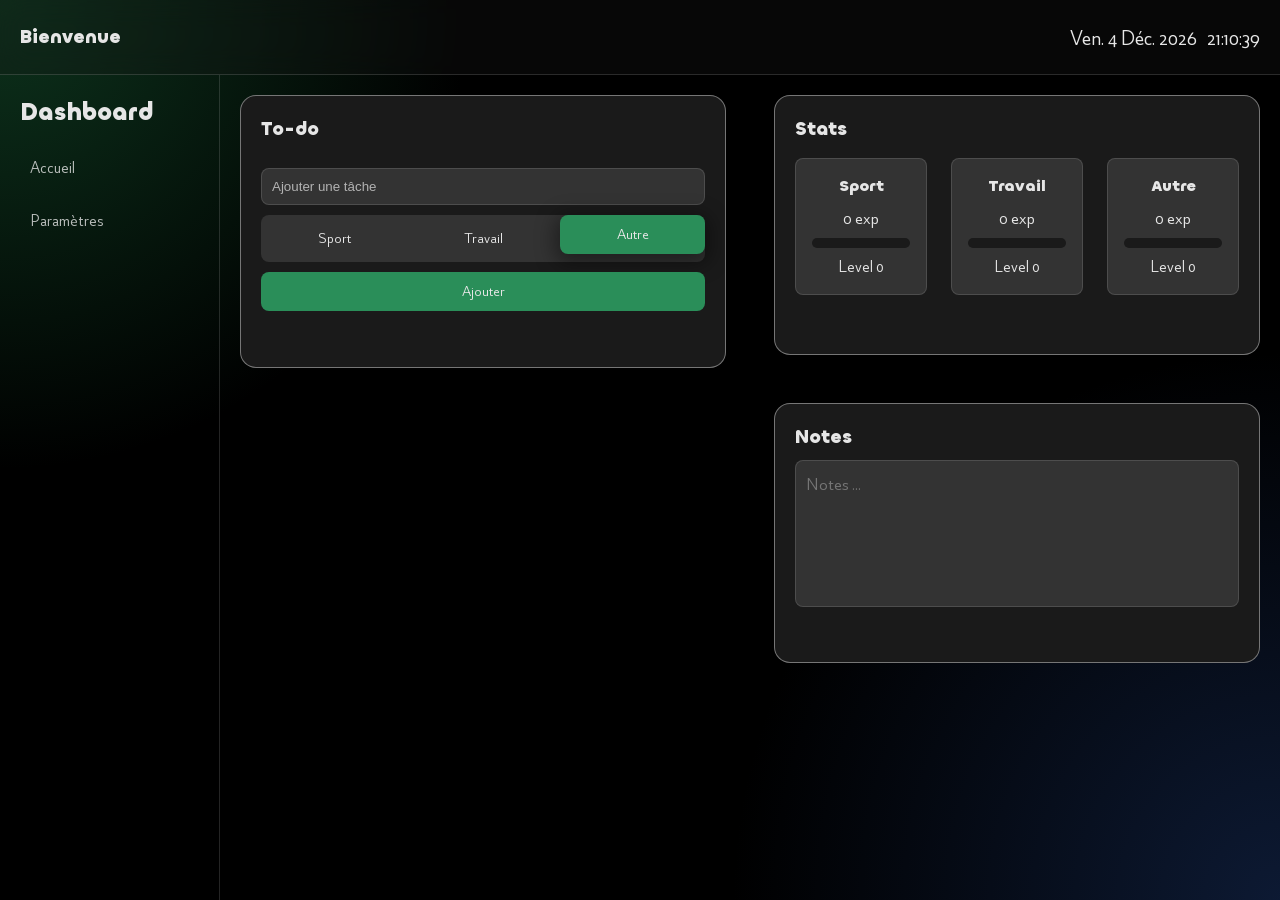
<file: index.html>
<!DOCTYPE html>
<html lang="en">
<head>
    <meta charset="UTF-8">
    <meta name="viewport" content="width=device-width, initial-scale=1.0">
    <title>Organiser</title>
    <link rel="stylesheet" href="css/base.css">
    <link rel="stylesheet" href="css/layout.css">
    <link rel="stylesheet" href="css/components.css">
    <link rel="stylesheet" href="css/notifications.css">
    <link rel="stylesheet" href="css/dashboard.css">
    <link rel="stylesheet" href="css/responsive.css">
    <link rel='stylesheet' href='https://cdn-uicons.flaticon.com/4.0.0/uicons-bold-rounded/css/uicons-bold-rounded.css'>
</head>
<body data-theme="dark">

<!-- Overlay backdrop (mobile only) -->
<div class="sidebar-overlay" id="sidebarOverlay"></div>

<div class="dashboard">

  <div class="sidebar" id="sidebar">
    <h2>Dashboard</h2>
    <ul>
      <li><a href="index.html">Accueil</a></li>
      <li><a href="settings.html">Paramètres</a></li>
    </ul>
  </div>

  <app-navbar></app-navbar>
  <!-- 
  <div class="navbar">

    <button class="menu-toggle" id="menuToggle" aria-label="Ouvrir le menu">
      <span></span>
      <span></span>
      <span></span>
    </button>

    <div class="logo">
      <h3>Bienvenue</h3>
    </div>
    
    <div class="time-infos">
      <span id="date"></span>
      <span id="time"></span>        
    </div>
  </div> -->

  <div class="main">

    <div class="card todo-card">
      <h3>To-do</h3>
      <!-- Formulaire desktop -->
      <div class="desktop-create-task-form task-form">
        <input type="text" class="taskInput desktop" placeholder="Ajouter une tâche">
        <div class="task-types desktop">
          <label><input type="radio" name="task-type-desktop" class="task-type" data-type="sport"> Sport</label>
          <label><input type="radio" name="task-type-desktop" class="task-type" data-type="work"> Travail</label>
          <label><input type="radio" name="task-type-desktop" class="task-type" data-type="other" checked> Autre</label>
        </div>
        <button id="add-task-btn" class="btn-primary addTask">Ajouter</button>      
      </div>

      <ul class="tasks" id="taskList"></ul>
      <div class="see-more-wrapper">
        
        <span class="see-more" id="todo-see-more">
          <i class="fi fi-br-arrow-up-right see-more-icon"></i>
          See more ...
        </span>
      </div>
      
    </div>

    <div class="card stats-card">
      <h3>Stats</h3>
      <div class="stats-wrapper">
        <div class="stat">
          <h4 data-type="sport">Sport</h4>
          <span id="sport-completed" class="xp">0</span>
          <div class="level-bar-wrapper">
            <div class="level-bar" id="sport-bar" data-type="sport"></div>
          </div>
          <span class="level" data-type="sport"></span>
        </div>
        <div class="stat">
          <h4 data-type="work">Travail</h4>
          <span id="work-completed" class="xp">0</span>
          <div class="level-bar-wrapper">
            <div class="level-bar" id="work-bar" data-type="work"></div>
          </div>
          <span class="level" data-type="work">0</span>
        </div>  
        <div class="stat">
          <h4 data-type="other">Autre</h4>
          <span id="other-completed" class="xp">0</span>
          <div class="level-bar-wrapper">
            <div class="level-bar" id="other-bar" data-type="other"></div>
          </div>
          <span class="level" data-type="other">0</span>
        </div>      
      </div>
      <!-- <button onclick="localStorage.clear()">Clear localStorage</button> -->
    </div>


    <div class="card notes-card">
      <h3>Notes</h3>
      <textarea rows="5" placeholder="Notes ..." id="notes"></textarea>
    </div>

    <!-- Popups (not using notifications.js because these popups are different depending of screen size) -->

    <div class="levelUpPopup popup" id="levelUpPopup">
      <div class="popupText">
        <h1>Bravo !</h1>
        <p>Vous avez atteint le niveau <span class="level-congrats"></span> en <span class="type-congrats"></span></p>        
      </div>

      <button class="close btn-primary" data-target="levelUpPopup">Fermer</button>
    </div>

    <!-- Popup mobile -->
    <div class="mobile-create-task-form popup task-form" id="createTaskPopup">
      <input type="text" class="taskInput" placeholder="Ajouter une tâche">
      <div class="task-types">
        <label><input type="radio" name="task-type-mobile" class="task-type" data-type="sport"> Sport</label>
        <label><input type="radio" name="task-type-mobile" class="task-type" data-type="work"> Travail</label>
        <label><input type="radio" name="task-type-mobile" class="task-type" data-type="other" checked> Autre</label>
      </div>
      <div class="popup-btns">
        <button class="close btn-primary addTask" data-target="createTaskPopup">Ajouter</button>
        <button class="close btn-secondary" data-target="createTaskPopup">Fermer</button>        
      </div>

    </div>

  </div>    
</div>

<!-- <footer>
  Icônes UI par <a href="https://www.flaticon.com/uicons">Flaticon</a>
</footer> -->

<script type="module" src="js/main.js"></script>
<script type="module" src="js/global.js"></script>
</body>
</html>
</file>
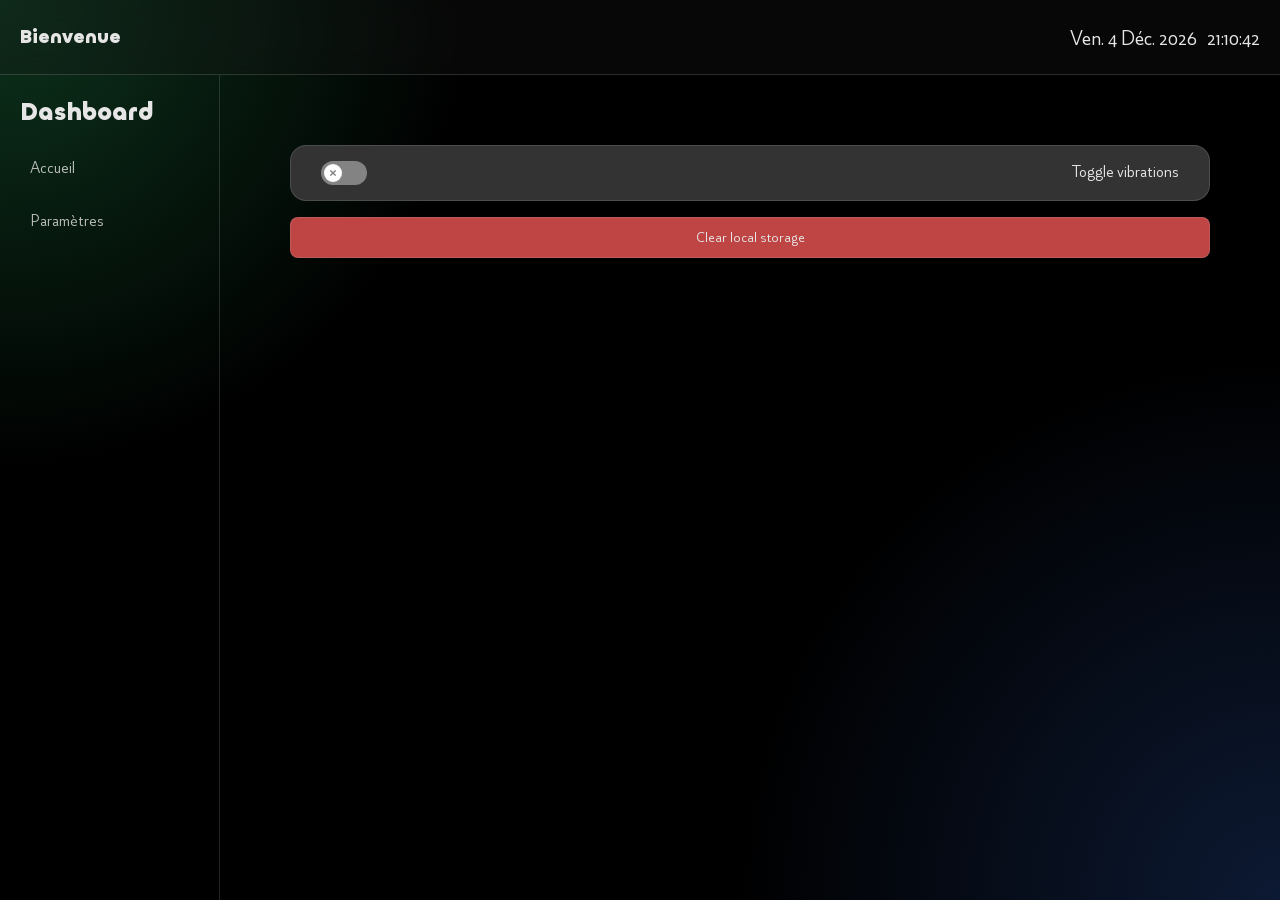
<file: settings.html>
<!DOCTYPE html>
<html lang="en">
<head>
    <meta charset="UTF-8">
    <meta name="viewport" content="width=device-width, initial-scale=1.0">
    <title>Settings - Organiser</title>
    <link rel="stylesheet" href="css/base.css">
    <link rel="stylesheet" href="css/layout.css">
    <link rel="stylesheet" href="css/components.css">
    <link rel="stylesheet" href="css/notifications.css">
    <link rel="stylesheet" href="css/settings.css">
    <link rel="stylesheet" href="css/responsive.css">
    <link rel="stylesheet" href="css/uielements.css">
    <link rel='stylesheet' href='https://cdn-uicons.flaticon.com/4.0.0/uicons-bold-rounded/css/uicons-bold-rounded.css'>
</head>
<body data-theme="dark">

<!-- Overlay backdrop (mobile only) -->
<div class="sidebar-overlay" id="sidebarOverlay"></div>

<div class="dashboard">

  <div class="sidebar" id="sidebar">
    <h2>Dashboard</h2>
    <ul>
        <li><a href="index.html">Accueil</a></li>
      <li><a href="settings.html">Paramètres</a></li>
    </ul>
  </div>

    <app-navbar></app-navbar>
    <div class="main">
        <ul class="settings-list">
            <li> <!-- Toggle vibrations -->
                <!-- From Uiverse.io by Galahhad --> 
                <label class="switch">
                    <input type="checkbox" id="vibrations">
                    <div class="slider">
                        <div class="circle">
                            <svg class="cross" xml:space="preserve" style="enable-background:new 0 0 512 512" viewBox="0 0 365.696 365.696" y="0" x="0" height="6" width="6" xmlns:xlink="http://www.w3.org/1999/xlink" version="1.1" xmlns="http://www.w3.org/2000/svg">
                                <g>
                                    <path data-original="#000000" fill="currentColor" d="M243.188 182.86 356.32 69.726c12.5-12.5 12.5-32.766 0-45.247L341.238 9.398c-12.504-12.503-32.77-12.503-45.25 0L182.86 122.528 69.727 9.374c-12.5-12.5-32.766-12.5-45.247 0L9.375 24.457c-12.5 12.504-12.5 32.77 0 45.25l113.152 113.152L9.398 295.99c-12.503 12.503-12.503 32.769 0 45.25L24.48 356.32c12.5 12.5 32.766 12.5 45.247 0l113.132-113.132L295.99 356.32c12.503 12.5 32.769 12.5 45.25 0l15.081-15.082c12.5-12.504 12.5-32.77 0-45.25zm0 0"></path>
                                </g>
                            </svg>
                            <svg class="checkmark" xml:space="preserve" style="enable-background:new 0 0 512 512" viewBox="0 0 24 24" y="0" x="0" height="10" width="10" xmlns:xlink="http://www.w3.org/1999/xlink" version="1.1" xmlns="http://www.w3.org/2000/svg">
                                <g>
                                    <path class="" data-original="#000000" fill="currentColor" d="M9.707 19.121a.997.997 0 0 1-1.414 0l-5.646-5.647a1.5 1.5 0 0 1 0-2.121l.707-.707a1.5 1.5 0 0 1 2.121 0L9 14.171l9.525-9.525a1.5 1.5 0 0 1 2.121 0l.707.707a1.5 1.5 0 0 1 0 2.121z"></path>
                                </g>
                            </svg>
                        </div>
                    </div>
                    Toggle vibrations
                </label>
            </li>
            <li> <!-- Clear storage -->
                <button id="clear-storage" class="danger-btn">Clear local storage</button>
            </li>

        </ul>
    </div>
    <script type="module" src="js/settings.js"></script>
    <script type="module" src="js/global.js"></script>
</body>
</html>
</file>
<file: css/base.css>
/* ══════════════════════════════════════════════
   BASE — Variables, reset, fonts, éléments globaux
   ══════════════════════════════════════════════ */

:root {
    --bg-dark: hsl(0,0%,0%);
    --bg: hsl(0,0%,10%);
    --bg-light: hsl(0,0%,20%);
    --text: hsl(0,0%,90%);
    --text-muted: hsl(0,0%,70%);
    --accent: #2a8e59;
    --danger: #bf4545;
    --success: #139b10;
    --secondary: #556759;
    --border: hsla(0, 0%, 100%, 0.4);
    --border-muted: hsla(0, 0%, 70%, 0.2);
    --shadow: 0px 5px 20px 5px hsla(0, 0%, 0%, 0.4);

    --glass-bg: hsla(0, 0%, 60%, 0.2);
    --glass-dark: hsla(0, 0%, 10%, 0.3);
    --glass-blur: blur(14px);
    --glass-border: 1px solid hsla(0, 0%, 80%, 0.6);

    --transition-fast: 0.1s ease;
    --transition: 0.3s ease;

    --font-title: 'Chillax', sans-serif;
    --font-sans: 'Alpino', sans-serif;

    --font-xs: 0.6rem;
    --font-s: 0.9rem;
    --font-m: 1.1rem;
    --font-l: 1.3rem;

    --radius-s: 8px;
    --radius-l: 16px;

    --space-xs: .6rem;
    --space-s: 1em;
    --space-m: 1.5em;

    --navbar-height: 75px;
    --sidebar-width: 220px;
}

body[data-theme="light"] {
    --bg-dark: hsl(0, 0%, 80%);
    --bg: hsl(0,0%,85%);
    --bg-light: hsl(0,0%,90%);
    --text: hsl(0,0%,10%);
    --text-muted: hsl(0,0%,30%);
    --accent: #2a8e59;
    --danger: #f87171;
    --success: #139b10;
    --border: hsla(0, 0%, 100%, 0.4);
    --border-muted: hsla(0, 0%, 70%, 0.2);
}

/* ─── Fonts ─── */

@font-face {
    font-family: 'Chillax';
    src: url(../assets/fonts/Chillax-Variable.woff2);
}

@font-face {
    font-family: 'Alpino';
    src: url(../assets/fonts/Alpino-Variable.woff2);
}

/* ─── Reset ─── */

*,
*::before,
*::after {
    box-sizing: border-box;
    margin: 0;
    padding: 0;
}

/* ─── Body ─── */

body {
    min-height: 100%;
    width: 100%;
    background:
        radial-gradient(circle at top left, hsla(145, 60%, 25%, 0.15), transparent 30%),
        radial-gradient(circle at bottom right, hsla(220, 60%, 25%, 0.12), transparent 35%),
        var(--bg-dark);
    font-family: var(--font-sans);
}

/* ─── Typographie ─── */

h1, h2, h3, h4, h5, h6 {
    font-family: var(--font-title);
}

app-bold {
    font-weight: 700;
}

/* ─── Performance hints ─── */

.card,
.sidebar,
.navbar,
.task-types label,
button {
    will-change: transform;
}

/* ─── Éléments globaux ─── */

button {
    color: var(--text);
    cursor: pointer;
    transition: var(--transition);
    font-family: var(--font-sans);
    font-size: var(--font-s);
}

.btn-primary {
    background: var(--accent);
}

.btn-secondary {
    background: var(--secondary);
}

button:hover {
    filter: brightness(120%);
}

input, button {
    padding: 10px;
    border: none;
    border-radius: var(--radius-s);
}

input {
    background: var(--bg-light);
    color: var(--text);
    border: 1px solid var(--border-muted);
    width: 100%;
}

input::placeholder {
    color: var(--text-muted);
}

input:focus {
    outline: 2px solid var(--accent);
}

textarea {
    background: var(--bg-light);
    color: var(--text);
    border: 1px solid var(--border-muted);
    border-radius: var(--radius-s);
    padding: 10px;
    resize: none;
    font-family: var(--font-sans);
    width: 100%;
    font-size: var(--font-m);
}

textarea:focus {
    outline: 2px solid var(--accent);
}

/* ─── Scrollbar ─── */

::-webkit-scrollbar {
    width: 10px;
}

::-webkit-scrollbar-thumb {
    background: hsla(0,0%,100%,0.12);
    border-radius: 999px;
}

::-webkit-scrollbar-thumb:hover {
    background: hsla(0,0%,100%,0.18);
}
</file>
<file: css/layout.css>
/* ══════════════════════════════════════════════
   LAYOUT — Dashboard grid, navbar, sidebar, main, overlay
   ══════════════════════════════════════════════ */

/* ─── Dashboard ─── */

.dashboard {
    display: grid;
    grid-template-columns: var(--sidebar-width) 1fr;
    grid-template-rows: var(--navbar-height) 1fr;
    height: 100vh;
    background:
        radial-gradient(circle at top left, hsla(145, 60%, 25%, 0.5), transparent 30%),
        radial-gradient(circle at bottom right, hsla(220, 60%, 25%, 0.5), transparent 35%),
        var(--bg-dark);
    color: var(--text);
}

/* ─── Main content ─── */

.main {
    grid-column: 2;
    grid-row: 2;
    padding: 20px;
    padding-bottom: 80px;
    display: grid;
    grid-template-columns: repeat(auto-fit, minmax(320px, 1fr));
    gap: 48px;
    height: calc(100vh - var(--navbar-height));
    overflow-y: auto;
    align-content: start;
    background-color: transparent;
}

/* ─── Sidebar ─── */

.sidebar {
    grid-column: 1;
    grid-row: 2;
    background-color: transparent;
    padding: 20px;
    height: calc(100vh - var(--navbar-height));
    overflow-y: auto;
    border-right: 1px solid var(--border-muted);
    transition: transform var(--transition);
    z-index: 20;
}

.sidebar h2 {
    margin-bottom: 20px;
}

.sidebar ul {
    list-style: none;
}

.sidebar li {
    margin: 15px 0;
}

.sidebar li a {
    cursor: pointer;
    opacity: 0.8;
    padding: 8px 10px;
    border-radius: var(--radius-s);
    transition: background var(--transition-fast), opacity var(--transition-fast);
    width: 100%;
    text-decoration: none;
    color: var(--text);
    display: block;
}

.sidebar li a:hover {
    opacity: 1;
    background: var(--bg-light);
}

/* ─── Navbar ─── */

.navbar {
    grid-column: 1 / span 2;
    grid-row: 1;
    display: flex;
    align-items: center;
    justify-content: space-between;
    padding: 0 20px;
    background: var(--glass-dark);
    backdrop-filter: var(--glass-blur);
    position: fixed;
    top: 0;
    z-index: 30;
    border-bottom: 1px solid var(--border-muted);
    width: 100%;
    height: var(--navbar-height);
}

/* ─── Hamburger ─── */

.menu-toggle {
    display: none;
    flex-direction: column;
    justify-content: center;
    gap: 5px;
    cursor: pointer;
    padding: 8px;
    background: transparent;
    border: none;
    border-radius: var(--radius-s);
    transition: background var(--transition-fast);
}

.menu-toggle:hover {
    background: var(--bg-light);
    filter: none;
}

.menu-toggle span {
    display: block;
    width: 22px;
    height: 2px;
    background: var(--text);
    border-radius: 2px;
    transition: transform var(--transition), opacity var(--transition);
}

.menu-toggle.open span:nth-child(1) { transform: translateY(7px) rotate(45deg); }
.menu-toggle.open span:nth-child(2) { opacity: 0; }
.menu-toggle.open span:nth-child(3) { transform: translateY(-7px) rotate(-45deg); }

/* ─── Time infos ─── */

.time-infos {
    display: flex;
    flex-direction: row;
    gap: 10px;
    text-transform: capitalize;
    font-size: var(--font-l);
}

/* ─── Overlay (backdrop mobile) ─── */

.sidebar-overlay {
    display: none;
    position: fixed;
    inset: 0;
    background: hsla(0,0%,0%,0.5);
    z-index: 15;
    backdrop-filter: blur(2px);
    opacity: 0;
    transition: opacity var(--transition);
}

.sidebar-overlay.visible {
    opacity: 1;
}

/* ─── Helpers responsive ─── */

.desktop {
    display: flex;
}

.mobile {
    display: none;
}
</file>
<file: css/components.css>
/* ══════════════════════════════════════════════
   COMPONENTS — Card, Popups
   ══════════════════════════════════════════════ */

/* ─── Card ─── */

.card {
    background: var(--bg);
    padding: 20px;
    border-radius: var(--radius-l);
    display: flex;
    flex-direction: column;
    gap: 10px;
    border: 1px solid var(--border);
    height: fit-content;
}
</file>
<file: css/notifications.css>
/* ─── Notifications ─── */

#notif-container {
    position: fixed;
    bottom: 20px;
    right: 20px;
    display: flex;
    flex-direction: column;
    gap: 10px;
    z-index: 9999;
}

.notif {
    padding: 12px 18px;
    border-radius: var(--radius-s);
    font-family: var(--font-sans);
    font-size: var(--font-s);
    color: var(--text);
    border: 1px solid var(--border-muted);
    backdrop-filter: var(--glass-blur);
    box-shadow: var(--shadow);
    opacity: 0;
    transform: translateX(30px);
    transition: opacity var(--transition), transform var(--transition);
    max-width: 300px;
}

.notif-show {
    opacity: 1;
    transform: translateX(0);
}

.notif-success   { background-color: var(--success); }
.notif-danger    { background-color: var(--danger); }
.notif-accent    { background-color: var(--accent); }
.notif-secondary { background-color: var(--secondary); }

/* Popups */

/* ─── Popup générique ─── */

.popup {
    display: flex;
    opacity: 0;
    position: fixed;
    top: 50%;
    left: 50%;
    transform: translate(-50%, 200%);
    padding: 40px 30px;
    background-color: var(--glass-bg);
    backdrop-filter: var(--glass-blur);
    border: var(--glass-border);
    border-radius: var(--radius-l);
    z-index: 999;
    justify-content: center;
    text-align: center;
    flex-direction: column;
    transition: var(--transition);
    gap: 20px;
    width: min(90%, 420px);
}

.popup.on {
    animation: popupFloat infinite 3s ease-in-out;    
}

.popupText {
    text-align: center;
}

.popup-btns {
    display: grid;
    grid-template-columns: 3fr 1fr;
    gap: 10px;
}

.popup h1 {
    color: var(--text);
}

.popup p {
    color: var(--text-muted);
}

/* ─── Level up popup ─── */

.levelUpPopup {
    display: flex;
    opacity: 0;
    position: fixed;
    top: 50%;
    left: 50%;
    transform: translate(-50%, 200%);
    padding: 40px 30px;
    background-color: var(--glass-bg);
    backdrop-filter: var(--glass-blur);
    border: var(--glass-border);
    border-radius: var(--radius-l);
    z-index: 999;
    align-items: center;
    justify-content: center;
    text-align: center;
    flex-direction: column;
    transition: var(--transition);
    gap: 20px;
    width: min(90%, 420px);
}

@keyframes popupFloat {
    0%, 100% {
        transform: translate(-50%, -50%) translateY(0px);
    }
    50% {
        transform: translate(-50%, -50%) translateY(-6px);
    }
}

.on {
    opacity: 1;
    transform: translate(-50%, -50%);
}

.levelUpPopup.on {
    animation: popupFloat 3s ease-in-out infinite;
}

.levelUpPopup .close {
    padding: 10px 20px;
}
</file>
<file: css/dashboard.css>
/* ══════════════════════════════════════════════
   DASHBOARD — Todo, Stats, Notes  (index.html)
   ══════════════════════════════════════════════ */

/* ─── Todo card ─── */

.todo-card {
    grid-row: span 2;
}

.desktop-create-task-form {
    border-radius: var(--radius-l);
    display: flex;
    flex-direction: column;
    gap: 10px;
    height: fit-content;
    width: 100%;
    margin: var(--space-s) 0;
}

#add-task-btn {
    width: 100%;
    display: flex;
    justify-content: center;
    align-items: center;
}

/* ─── Liste de tâches ─── */

ul.tasks {
    list-style: none;
    display: flex;
    flex-direction: column-reverse;
    gap: 15px;
}

ul.tasks li {
    background: var(--bg-light);
    padding: 8px;
    border-radius: var(--radius-s);
    margin-top: 5px;
    display: flex;
    justify-content: center;
    position: relative;
    align-items: center;
    flex: 1 1 auto;
    cursor: pointer;
}

/* ─── Texte de tâche ─── */

.task-text-wrapper p.done {
    color: var(--text-muted);
}

.task-text-wrapper p::before {
    content: "";
    position: absolute;
    left: 0;
    top: 50%;
    width: 100%;
    height: 2px;
    background-color: var(--text-muted);
    transform: scaleX(0);
    transform-origin: left;
    transition: transform var(--transition);
}

.task-text-wrapper p.done::before {
    transform: scaleX(1);
}

.task-text-wrapper p {
    white-space: nowrap;
    text-overflow: ellipsis;
    min-width: 0;
    overflow: hidden;
    text-align: center;
    position: relative;
    display: block;
}

.task-text-wrapper {
    width: 70%;
    display: flex;
    align-items: center;
    justify-content: center;
    text-align: center;
}

/* ─── Checkbox ─── */

.checkbox {
    background-color: transparent;
    width: 1rem;
    height: 1rem;
    position: absolute;
    left: 10px;
    border: 2px solid var(--text);
    cursor: pointer;
    overflow: hidden;
    z-index: 1;
    border-radius: 2px;
    display: flex;
    align-items: center;
    justify-content: center;
}

.checkbox .icon {
    font-size: .7rem;
    color: var(--text);
    z-index: 2;
    pointer-events: none;
    opacity: 0;
    transition: var(--transition-fast);
    line-height: 0;
}

ul.tasks li.done .checkbox .icon {
    opacity: 1;
}

.checkbox::after {
    content: "";
    position: absolute;
    inset: 0;
    background-color: var(--success);
    opacity: 0;
    transition: var(--transition);
}

ul.tasks li.done .checkbox::after {
    opacity: 1;
}

/* ─── Bouton supprimer ─── */

.delete {
    cursor: pointer;
    color: var(--danger);
    z-index: 3;
    height: 100%;
    right: 0;
    position: absolute;
    display: flex;
    justify-content: center;
    align-items: center;
    width: 10%;
    transition: var(--transition);
}

.delete:hover {
    background-color: #f87171b6;
}

/* ─── Types de tâches ─── */

.task-types {
    background-color: var(--bg-light);
    display: flex;
    justify-content: space-around;
    padding: 4px 0;
    border-radius: var(--radius-s);
}

.task-types *[type="radio"] {
    display: none;
}

.task-types label {
    transition: var(--transition-fast);
    cursor: pointer;
    padding: 10px 15px;
    font-family: var(--font-sans);
    font-size: var(--font-s);
    border-radius: var(--radius-s);
    flex: 1 0 auto;
    text-align: center;
}

.task-types label:has(input:checked) {
    background-color: var(--accent);
    transform: translateY(-4px);
    box-shadow: var(--shadow);
}

ul.tasks li .type {
    position: absolute;
    bottom: -10px;
    left: -4px;
    filter: opacity(.8);
    padding: 2px 4px;
    border-radius: 2px;
    font-family: var(--font-sans);
    font-weight: 700;
    font-size: var(--font-xs);
    text-transform: uppercase;
}

.sport { background-color: #005380; }
.work  { background-color: #a59200; }
.other { background-color: #434343; }

/* ─── Voir plus ─── */

.see-more-wrapper {
    width: 100%;
    display: flex;
    justify-content: end;
}

.see-more {
    color: var(--text-muted);
    width: fit-content;
    transition: var(--transition);
    font-size: var(--font-s);
    text-align: center;
    display: flex;
    justify-content: center;
    align-items: center;
    flex-direction: row;
    gap: var(--space-xs);
    background: var(--bg-light);
    padding: var(--space-xs);
    border-radius: var(--radius-s);
    border: 1px solid var(--border-muted);
    margin-top: var(--space-m);
}

.see-more:hover {
    color: var(--text);
    cursor: pointer;
}

.see-more-icon {
    display: flex;
    justify-content: center;
    align-items: center;
}

.faded-out {
    -webkit-mask-image: linear-gradient(to bottom, black 0%, black 0%, transparent 100%);
    mask-image: linear-gradient(to bottom, black 0%, black 0%, transparent 100%);
    pointer-events: none;
}

/* ─── Stats ─── */

.stats-card {
    min-height: 260px;
    display: flex;
    flex-direction: column;
    gap: 16px;
    align-items: stretch;
    height: 1fr;
}

.stat {
    flex: 1 0 auto;
    background-color: var(--bg-light);
    border-radius: var(--radius-s);
    padding: var(--space-s);
    border: 1px solid var(--border-muted);
    display: flex;
    flex-direction: column;
    align-items: center;
    gap: 8px;
}

.stats-wrapper {
    width: 100%;
    display: grid;
    grid-template-columns: repeat(auto-fit, minmax(120px, 1fr));
    gap: var(--space-m);
}

.xp {
    font-family: var(--font-sans);
    font-size: var(--font-m);
}

.xp::after {
    content: " exp";
}

/* ─── Barre de niveau ─── */

.level-bar {
    height: 10px;
    width: 100%;
    transform-origin: left;
    position: relative;
    z-index: 0;
    transition: var(--transition);
}

.level-bar-wrapper {
    width: 100%;
    height: 10px;
    background-color: var(--bg);
    border-radius: 5px;
    overflow: hidden;
}

/* ─── Notes ─── */

.notes-card {
    min-height: 260px;
}
</file>
<file: css/responsive.css>
/* ══════════════════════════════════════════════
   RESPONSIVE — Breakpoints
   ══════════════════════════════════════════════ */

/* ═══════════════════════════════════
   TABLET  (≤ 1024px)
═══════════════════════════════════ */

@media (max-width: 1024px) {

    :root {
        --sidebar-width: 190px;
    }

    .main {
        gap: 24px;
        padding: 18px;
    }

    .todo-card {
        grid-row: span 1;
    }

    .stats-wrapper {
        grid-template-columns: repeat(auto-fit, minmax(160px, 1fr));
    }

    .time-infos {
        font-size: 1rem;
    }
}

/* ═══════════════════════════════════
   MOBILE  (≤ 768px)
═══════════════════════════════════ */

@media (max-width: 768px) {

    :root {
        --navbar-height: 64px;
    }

    body {
        overflow-x: hidden;
    }

    .mobile {
        display: inherit;
    }

    .desktop {
        display: none;
    }

    /* ─── Dashboard ─── */

    .dashboard {
        grid-template-columns: 1fr;
        grid-template-rows: var(--navbar-height) 1fr;
    }

    /* ─── Navbar ─── */

    .navbar {
        grid-column: 1;
        grid-row: 1;
        padding: 0 14px;
        position: sticky;
        top: 0;
        backdrop-filter: blur(14px);
        background: hsla(0,0%,10%,0.6);
    }

    .logo h3 {
        font-size: 1rem;
    }

    .time-infos {
        font-size: .75rem;
        gap: 6px;
    }

    .menu-toggle {
        display: flex;
    }

    /* ─── Sidebar ─── */

    .sidebar {
        position: fixed;
        top: 0;
        left: 0;
        width: min(80vw, 280px);
        height: 100vh;
        padding: 90px 20px 20px;
        background: hsla(0,0%,8%,0.9);
        backdrop-filter: blur(18px);
        transform: translateX(-100%);
        transition: transform .3s ease;
        border-right: 1px solid hsla(0,0%,100%,0.06);
        z-index: 100;
    }

    .sidebar.open {
        transform: translateX(0);
    }

    body:has(.sidebar.open) .sidebar-overlay {
        visibility: visible;
    }

    .sidebar-overlay {
        visibility: hidden;
        display: block;
        pointer-events: visible;
    }

    /* ─── Main ─── */

    .main {
        grid-column: 1;
        grid-row: 2;
        height: auto;
        min-height: calc(100vh - var(--navbar-height));
        grid-template-columns: 1fr;
        gap: 18px;
        padding: 18px 14px 90px;
        overflow-x: hidden;
    }

    /* ─── Cards ─── */

    .card {
        padding: 18px;
        border-radius: 18px;
    }

    .todo-card,
    .stats-card,
    .notes-card {
        grid-column: span 1;
        min-height: auto;
    }

    /* ─── Todo ─── */

    ul.tasks {
        gap: 12px;
    }

    ul.tasks li {
        min-height: 54px;
        max-height: 74px;
        padding: 0 40px 0 34px;
    }

    .task-text-wrapper {
        width: 100%;
    }

    .task-text-wrapper p {
        font-size: .92rem;
    }

    .checkbox {
        left: 12px;
    }

    .delete {
        width: 42px;
    }

    /* ─── Task types ─── */

    .task-types {
        gap: 8px;
        padding: 5px;
    }

    .task-types label {
        flex: 1;
        display: flex;
        justify-content: center;
        align-items: center;
        padding: 10px 8px;
        font-size: .8rem;
    }

    /* ─── Stats ─── */

    .stats-wrapper {
        grid-template-columns: 1fr;
        gap: 14px;
    }

    .stat {
        padding: 14px;
    }

    /* ─── Notes ─── */

    textarea {
        min-height: 180px;
    }

    /* ─── Popup ─── */

    .levelUpPopup {
        width: calc(100% - 28px);
        padding: 28px 20px;
    }

    .levelUpPopup h1 {
        font-size: 1.8rem;
    }
}

/* ═══════════════════════════════════
   SMALL MOBILE  (≤ 420px)
═══════════════════════════════════ */

@media (max-width: 420px) {

    .navbar {
        padding: 0 10px;
    }

    .logo h3 {
        font-size: .9rem;
    }

    .time-infos {
        flex-direction: column;
        align-items: flex-end;
        gap: 0;
        font-size: .65rem;
    }

    .card {
        padding: 14px;
    }

    .task-types {
        flex-direction: column;
    }

    .task-types label {
        width: 100%;
    }

    .levelUpPopup {
        border-radius: 20px;
    }
}
</file>
<file: css/settings.css>
/* ══════════════════════════════════════════════
   SETTINGS  (settings.html)
   ══════════════════════════════════════════════ */

.settings-list {
    width: 100%;
    height: 100%;
    padding: 50px;
    display: flex;
    flex-direction: column;
    gap: var(--space-s);
}

.settings-list li {
    list-style: none;
    width: 100%;
}

.settings-list li button,
.settings-list li p {
    width: 100%;
}

.danger-btn {
    background-color: var(--danger);
    border: 1px solid var(--border-muted);
}
</file>
<file: css/uielements.css>
/* From Uiverse.io by Galahhad */ 
.switch {
  /* switch */
  --switch-width: 46px;
  --switch-height: 24px;
  --switch-bg: rgb(131, 131, 131);
  --switch-checked-bg: rgb(0, 218, 80);
  --switch-offset: calc((var(--switch-height) - var(--circle-diameter)) / 2);
  --switch-transition: all .2s cubic-bezier(0.27, 0.2, 0.25, 1.51);
  /* circle */
  --circle-diameter: 18px;
  --circle-bg: #fff;
  --circle-shadow: 1px 1px 2px rgba(146, 146, 146, 0.45);
  --circle-checked-shadow: -1px 1px 2px rgba(163, 163, 163, 0.45);
  --circle-transition: var(--switch-transition);
  /* icon */
  --icon-transition: all .2s cubic-bezier(0.27, 0.2, 0.25, 1.51);
  --icon-cross-color: var(--switch-bg);
  --icon-cross-size: 6px;
  --icon-checkmark-color: var(--switch-checked-bg);
  --icon-checkmark-size: 10px;
  /* effect line */
  --effect-width: calc(var(--circle-diameter) / 2);
  --effect-height: calc(var(--effect-width) / 2 - 1px);
  --effect-bg: var(--circle-bg);
  --effect-border-radius: 1px;
  --effect-transition: all .2s ease-in-out;
}

.switch input {
  display: none;
}

.switch {
  display: inline-flex;
  justify-content: center;
  width: 100%;
  position: relative;
  background-color: var(--bg-light);
  padding: 15px 30px;
  border-radius: var(--radius-l);
  border: var(--border-muted) 1px solid;
  transition: var(--transition);
}

.switch:hover {
  cursor: pointer;
  filter: brightness(120%);
}

.switch label {
  font-size: var(--font-m);
}

.switch svg {
  -webkit-transition: var(--icon-transition);
  -o-transition: var(--icon-transition);
  transition: var(--icon-transition);
  position: absolute;
  height: auto;
}

.switch .checkmark {
  width: var(--icon-checkmark-size);
  color: var(--icon-checkmark-color);
  -webkit-transform: scale(0);
  -ms-transform: scale(0);
  transform: scale(0);
}

.switch .cross {
  width: var(--icon-cross-size);
  color: var(--icon-cross-color);
}

.slider {
  -webkit-box-sizing: border-box;
  box-sizing: border-box;
  width: var(--switch-width);
  height: var(--switch-height);
  background: var(--switch-bg);
  border-radius: 999px;
  display: -webkit-box;
  display: -ms-flexbox;
  display: flex;
  -webkit-box-align: center;
  -ms-flex-align: center;
  align-items: center;
  position: relative;
  -webkit-transition: var(--switch-transition);
  -o-transition: var(--switch-transition);
  transition: var(--switch-transition);
  cursor: pointer;
  margin-right: auto;
}

.circle {
  width: var(--circle-diameter);
  height: var(--circle-diameter);
  background: var(--circle-bg);
  border-radius: inherit;
  -webkit-box-shadow: var(--circle-shadow);
  box-shadow: var(--circle-shadow);
  display: -webkit-box;
  display: -ms-flexbox;
  display: flex;
  -webkit-box-align: center;
  -ms-flex-align: center;
  align-items: center;
  -webkit-box-pack: center;
  -ms-flex-pack: center;
  justify-content: center;
  -webkit-transition: var(--circle-transition);
  -o-transition: var(--circle-transition);
  transition: var(--circle-transition);
  z-index: 1;
  position: absolute;
  left: var(--switch-offset);
}

.slider::before {
  content: "";
  position: absolute;
  width: var(--effect-width);
  height: var(--effect-height);
  left: calc(var(--switch-offset) + (var(--effect-width) / 2));
  background: var(--effect-bg);
  border-radius: var(--effect-border-radius);
  -webkit-transition: var(--effect-transition);
  -o-transition: var(--effect-transition);
  transition: var(--effect-transition);
}

/* actions */

.switch input:checked+.slider {
  background: var(--switch-checked-bg);
}

.switch input:checked+.slider .checkmark {
  -webkit-transform: scale(1);
  -ms-transform: scale(1);
  transform: scale(1);
}

.switch input:checked+.slider .cross {
  -webkit-transform: scale(0);
  -ms-transform: scale(0);
  transform: scale(0);
}

.switch input:checked+.slider::before {
  left: calc(100% - var(--effect-width) - (var(--effect-width) / 2) - var(--switch-offset));
}

.switch input:checked+.slider .circle {
  left: calc(100% - var(--circle-diameter) - var(--switch-offset));
  -webkit-box-shadow: var(--circle-checked-shadow);
  box-shadow: var(--circle-checked-shadow);
}
</file>
